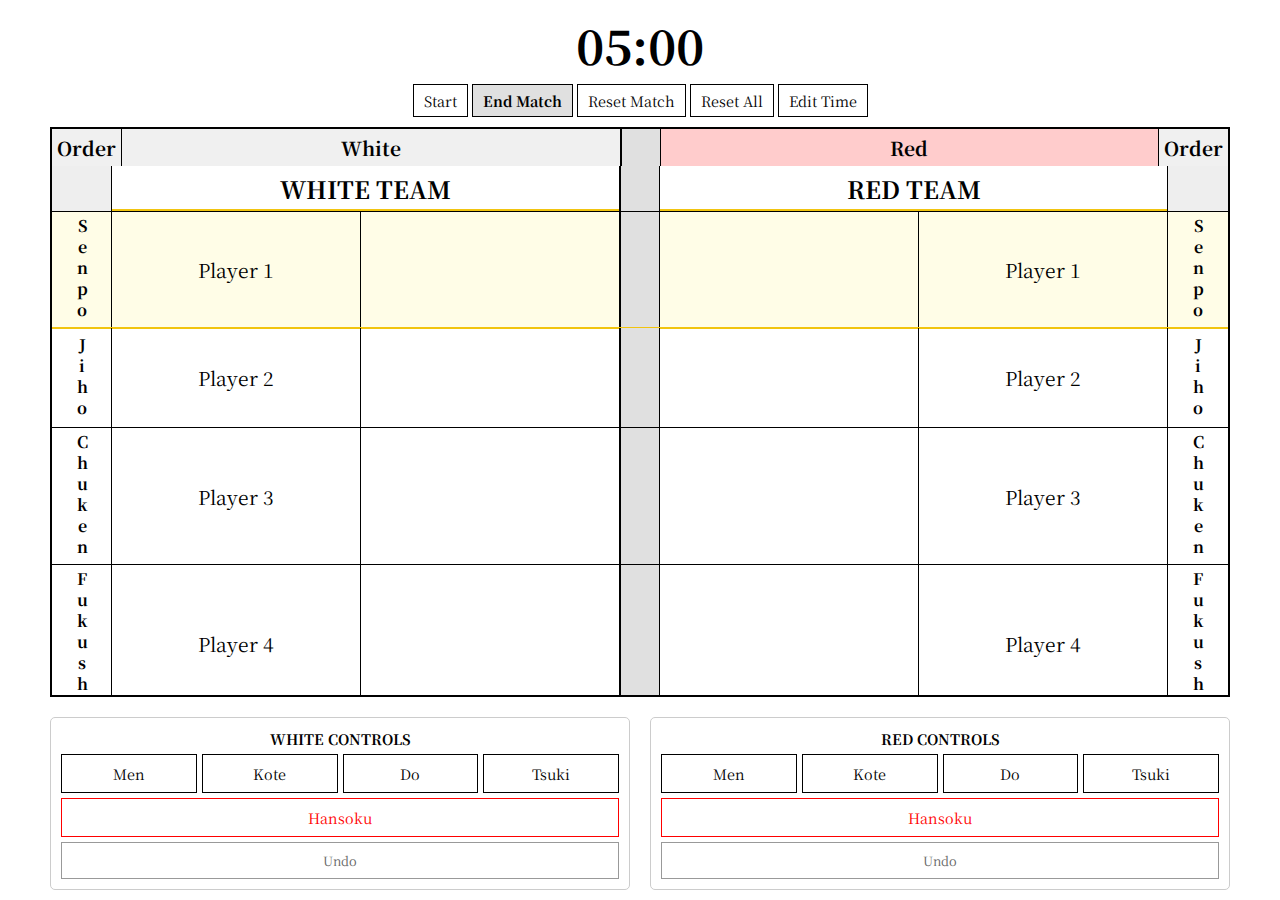
<file: index.html>
<!DOCTYPE html>
<html lang="en">

<head>
    <meta charset="UTF-8">
    <meta name="viewport" content="width=device-width, initial-scale=1.0">
    <title>Kendo Scoreboard - Team Match</title>
    <link rel="stylesheet" href="style.css">
    <link rel="preconnect" href="https://fonts.googleapis.com">
    <link rel="preconnect" href="https://fonts.gstatic.com" crossorigin>
    <link href="https://fonts.googleapis.com/css2?family=Noto+Serif+JP:wght@400;700&display=swap" rel="stylesheet">
</head>

<body>
    <div class="main-container">
        <!-- Timer Section -->
        <header class="timer-header">
            <div id="timer-display" class="timer">05:00</div>
            <div class="timer-controls">
                <button id="btn-start-stop">Start</button>
                <button id="btn-end-match">End Match</button>
                <button id="btn-reset">Reset Match</button>
                <button id="btn-reset-all">Reset All</button>
                <button id="btn-edit-time">Edit Time</button>
            </div>
        </header>

        <!-- Scoreboard Table -->
        <div class="scoreboard-table">
            <!-- Headers -->
            <div class="header-row">
                <div class="cell header-cell order-cell">Order</div>
                <div class="cell header-cell">White</div>
                <div class="cell header-cell result-header"></div> <!-- Central Divider/Result -->
                <div class="cell header-cell red-header">Red</div>
                <div class="cell header-cell order-cell">Order</div>
            </div>

            <!-- Team Names -->
            <div class="names-row">
                <div class="cell empty-cell"></div>
                <div class="cell name-cell">
                    <input type="text" value="WHITE TEAM" aria-label="White Team Name" class="team-input">
                </div>
                <div class="cell result-cell"></div>
                <div class="cell name-cell">
                    <input type="text" value="RED TEAM" aria-label="Red Team Name" class="team-input">
                </div>
                <div class="cell empty-cell"></div>
            </div>

            <!-- Rows Container (Populated by JS) -->
            <div id="rows-container">
                <!-- 5 Rows will be generated here -->
            </div>

            <!-- Summary Row -->
            <div class="summary-row">
                <div class="cell empty-cell">Result</div>
                <div class="cell summary-cell" id="white-summary">
                    Wins: 0 | Pts: 0
                </div>
                <div class="cell result-cell"></div>
                <div class="cell summary-cell" id="red-summary">
                    Wins: 0 | Pts: 0
                </div>
                <div class="cell empty-cell"></div>
            </div>
        </div>

        <!-- Controls -->
        <div class="controls-container">
            <!-- White Controls -->
            <div class="player-controls">
                <h3>White Controls</h3>
                <div class="btn-group">
                    <button class="btn-score" data-player="white" data-type="M">Men</button>
                    <button class="btn-score" data-player="white" data-type="K">Kote</button>
                    <button class="btn-score" data-player="white" data-type="D">Do</button>
                    <button class="btn-score" data-player="white" data-type="T">Tsuki</button>
                </div>
                <button class="btn-penalty" data-player="white">Hansoku</button>
                <button class="btn-undo" data-player="white" data-action="undo">Undo</button>
            </div>

            <!-- Red Controls -->
            <div class="player-controls">
                <h3>Red Controls</h3>
                <div class="btn-group">
                    <button class="btn-score" data-player="red" data-type="M">Men</button>
                    <button class="btn-score" data-player="red" data-type="K">Kote</button>
                    <button class="btn-score" data-player="red" data-type="D">Do</button>
                    <button class="btn-score" data-player="red" data-type="T">Tsuki</button>
                </div>
                <button class="btn-penalty" data-player="red">Hansoku</button>
                <button class="btn-undo" data-player="red" data-action="undo">Undo</button>
            </div>
        </div>
    </div>

    <!-- Settings / Modal for Time Edit -->
    <div id="time-modal" class="modal hidden">
        <div class="modal-content">
            <h2>Set Time</h2>
            <input type="number" id="input-minutes" min="0" max="60" value="5"> :
            <input type="number" id="input-seconds" min="0" max="59" value="00">
            <div class="modal-actions">
                <button id="btn-save-time">Save</button>
                <button id="btn-cancel-time">Cancel</button>
            </div>
        </div>
    </div>

    <script src="script.js"></script>
</body>

</html>
</file>
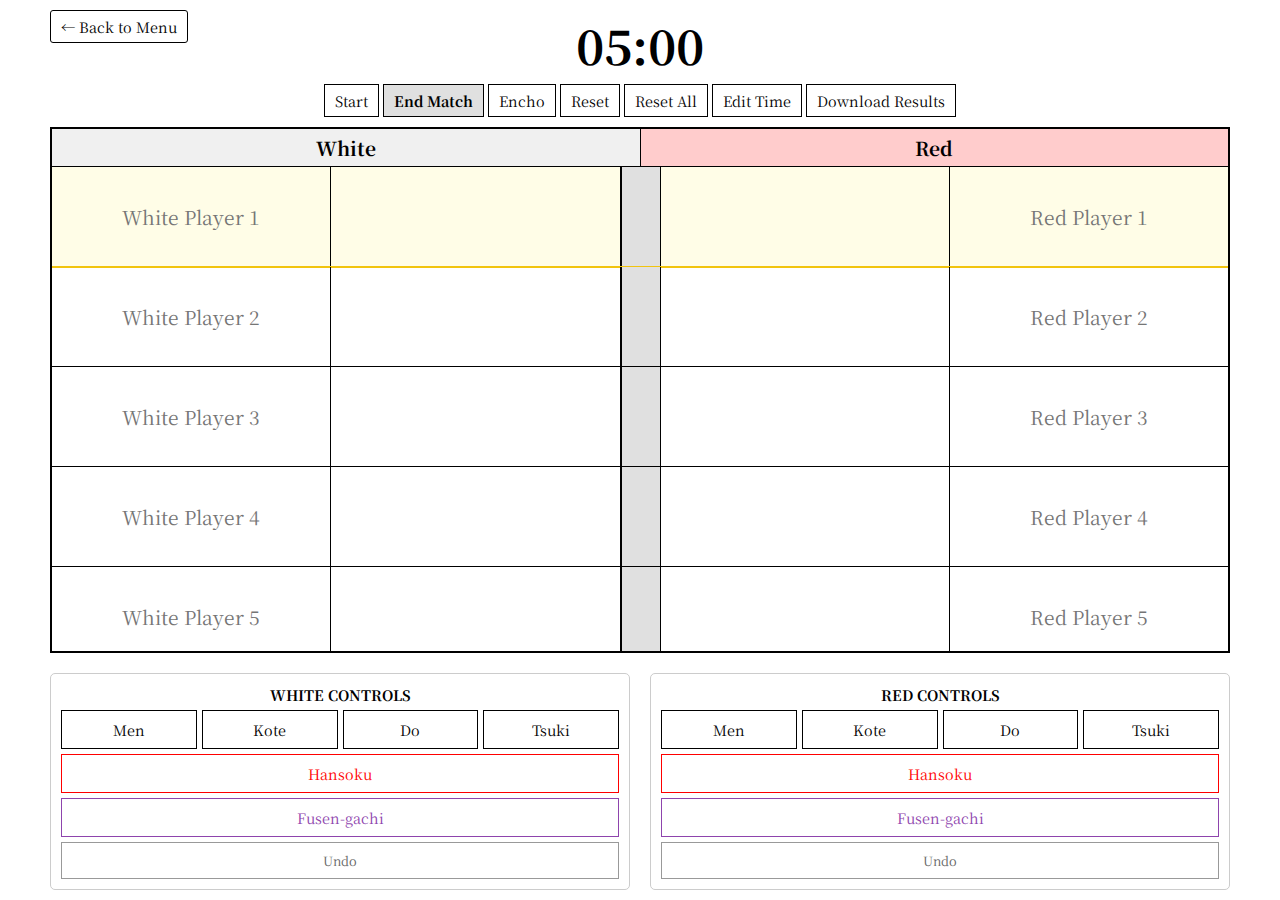
<file: individual-match.html>
<!DOCTYPE html>
<html lang="en">

<head>
    <meta charset="UTF-8">
    <meta name="viewport" content="width=device-width, initial-scale=1.0">
    <title>Kendo Scoreboard - Individual Match</title>
    <link rel="stylesheet" href="style.css">
    <link rel="preconnect" href="https://fonts.googleapis.com">
    <link rel="preconnect" href="https://fonts.gstatic.com" crossorigin>
    <link href="https://fonts.googleapis.com/css2?family=Noto+Serif+JP:wght@400;700&display=swap" rel="stylesheet">
</head>

<body>
    <div class="main-container">
        <!-- Timer Section -->
        <header class="timer-header">
            <a href="index.html" class="back-link">← Back to Menu</a>
            <div id="timer-display" class="timer">05:00</div>
            <div class="timer-controls">
                <button id="btn-start-stop">Start</button>
                <button id="btn-end-match">End Match</button>
                <button id="btn-encho">Encho</button>
                <button id="btn-reset">Reset</button>
                <button id="btn-reset-all">Reset All</button>
                <button id="btn-edit-time">Edit Time</button>
                <button id="btn-download">Download Results</button>
            </div>
        </header>

        <!-- Scoreboard Table -->
        <div class="scoreboard-table">
            <!-- Headers -->
            <div class="header-row">
                <div class="cell header-cell">White</div>
                <div class="cell header-cell red-header">Red</div>
            </div>

            <!-- Rows Container -->
            <div id="rows-container"></div>
        </div>

        <!-- Controls -->
        <div class="controls-container">
            <div class="player-controls">
                <h3>White Controls</h3>
                <div class="btn-group">
                    <button class="btn-score" data-player="white" data-type="M">Men</button>
                    <button class="btn-score" data-player="white" data-type="K">Kote</button>
                    <button class="btn-score" data-player="white" data-type="D">Do</button>
                    <button class="btn-score" data-player="white" data-type="T">Tsuki</button>
                </div>
                <button class="btn-penalty" data-player="white">Hansoku</button>
                <button class="btn-fusen" data-player="white">Fusen-gachi</button>
                <button class="btn-undo" data-player="white" data-action="undo">Undo</button>
            </div>

            <div class="player-controls">
                <h3>Red Controls</h3>
                <div class="btn-group">
                    <button class="btn-score" data-player="red" data-type="M">Men</button>
                    <button class="btn-score" data-player="red" data-type="K">Kote</button>
                    <button class="btn-score" data-player="red" data-type="D">Do</button>
                    <button class="btn-score" data-player="red" data-type="T">Tsuki</button>
                </div>
                <button class="btn-penalty" data-player="red">Hansoku</button>
                <button class="btn-fusen" data-player="red">Fusen-gachi</button>
                <button class="btn-undo" data-player="red" data-action="undo">Undo</button>
            </div>
        </div>
    </div>

    <!-- Modal -->
    <div id="time-modal" class="modal hidden">
        <div class="modal-content">
            <h2>Set Time</h2>
            <input type="number" id="input-minutes" min="0" max="60" value="5"> :
            <input type="number" id="input-seconds" min="0" max="59" value="00">
            <div class="modal-actions">
                <button id="btn-save-time">Save</button>
                <button id="btn-cancel-time">Cancel</button>
            </div>
        </div>
    </div>

    <script src="script-individual.js"></script>
</body>

</html>
</file>
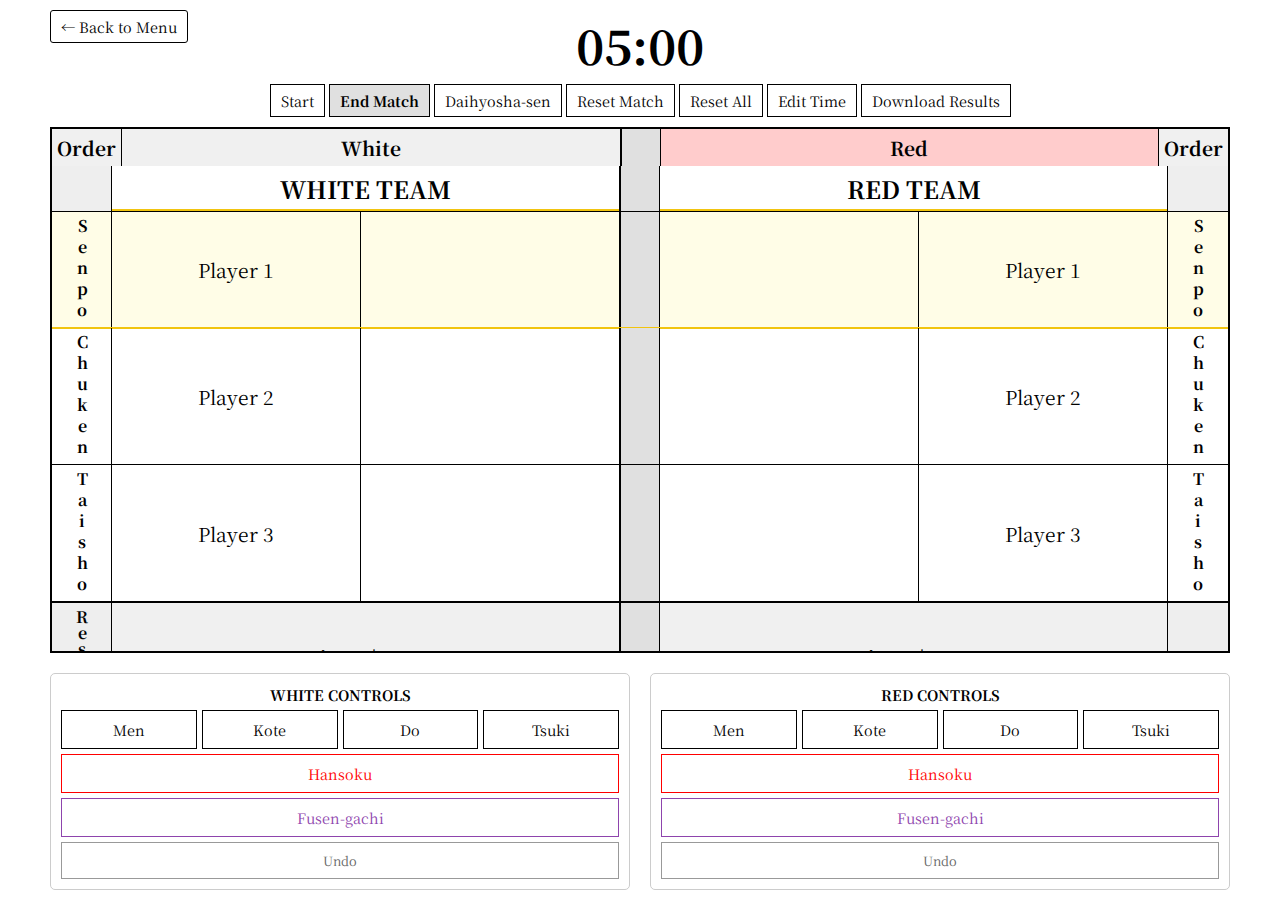
<file: team-match-3man.html>
<!DOCTYPE html>
<html lang="en">

<head>
    <meta charset="UTF-8">
    <meta name="viewport" content="width=device-width, initial-scale=1.0">
    <title>Kendo Scoreboard - 3-Man Team Match</title>
    <link rel="stylesheet" href="style.css">
    <link rel="preconnect" href="https://fonts.googleapis.com">
    <link rel="preconnect" href="https://fonts.gstatic.com" crossorigin>
    <link href="https://fonts.googleapis.com/css2?family=Noto+Serif+JP:wght@400;700&display=swap" rel="stylesheet">
</head>

<body>
    <div class="main-container">
        <!-- Timer Section -->
        <header class="timer-header">
            <a href="index.html" class="back-link">← Back to Menu</a>
            <div id="timer-display" class="timer">05:00</div>
            <div class="timer-controls">
                <button id="btn-start-stop">Start</button>
                <button id="btn-end-match">End Match</button>
                <button id="btn-daihyosha">Daihyosha-sen</button>
                <button id="btn-reset">Reset Match</button>
                <button id="btn-reset-all">Reset All</button>
                <button id="btn-edit-time">Edit Time</button>
                <button id="btn-download">Download Results</button>
            </div>
        </header>

        <!-- Scoreboard Table -->
        <div class="scoreboard-table">
            <!-- Headers -->
            <div class="header-row">
                <div class="cell header-cell order-cell">Order</div>
                <div class="cell header-cell">White</div>
                <div class="cell header-cell result-header"></div>
                <div class="cell header-cell red-header">Red</div>
                <div class="cell header-cell order-cell">Order</div>
            </div>

            <!-- Team Names -->
            <div class="names-row">
                <div class="cell empty-cell"></div>
                <div class="cell name-cell">
                    <input type="text" value="WHITE TEAM" aria-label="White Team Name" class="team-input">
                </div>
                <div class="cell result-cell"></div>
                <div class="cell name-cell">
                    <input type="text" value="RED TEAM" aria-label="Red Team Name" class="team-input">
                </div>
                <div class="cell empty-cell"></div>
            </div>

            <!-- Rows Container -->
            <div id="rows-container"></div>

            <!-- Summary Row -->
            <div class="summary-row">
                <div class="cell empty-cell">Result</div>
                <div class="cell summary-cell" id="white-summary">Wins: 0 | Pts: 0</div>
                <div class="cell result-cell"></div>
                <div class="cell summary-cell" id="red-summary">Wins: 0 | Pts: 0</div>
                <div class="cell empty-cell"></div>
            </div>

            <!-- Daihyosha-sen Row (Representative Match) -->
            <div class="match-row daihyosha-row hidden" id="daihyosha-row" data-index="rep">
                <div class="cell order-cell">Daihyosha</div>
                <div class="cell name-cell">
                    <input type="text" value="White Representative" class="name-input"
                        aria-label="White Player Representative">
                </div>
                <div class="cell score-cell" id="white-score-rep">
                    <div class="ippon-container" id="white-ippon-rep"></div>
                    <div class="hansoku-container" id="white-hansoku-rep"></div>
                </div>
                <div class="cell result-cell" id="result-cell-rep"></div>
                <div class="cell score-cell" id="red-score-rep">
                    <div class="ippon-container" id="red-ippon-rep"></div>
                    <div class="hansoku-container" id="red-hansoku-rep"></div>
                </div>
                <div class="cell name-cell">
                    <input type="text" value="Red Representative" class="name-input"
                        aria-label="Red Player Representative">
                </div>
                <div class="cell order-cell">Daihyosha</div>
            </div>

            <!-- Winner Announcement -->
            <div class="winner-row" id="winner-row">
                <div class="winner-announcement" id="winner-announcement"></div>
            </div>
        </div>

        <!-- Controls -->
        <div class="controls-container">
            <div class="player-controls">
                <h3>White Controls</h3>
                <div class="btn-group">
                    <button class="btn-score" data-player="white" data-type="M">Men</button>
                    <button class="btn-score" data-player="white" data-type="K">Kote</button>
                    <button class="btn-score" data-player="white" data-type="D">Do</button>
                    <button class="btn-score" data-player="white" data-type="T">Tsuki</button>
                </div>
                <button class="btn-penalty" data-player="white">Hansoku</button>
                <button class="btn-fusen" data-player="white">Fusen-gachi</button>
                <button class="btn-undo" data-player="white" data-action="undo">Undo</button>
            </div>

            <div class="player-controls">
                <h3>Red Controls</h3>
                <div class="btn-group">
                    <button class="btn-score" data-player="red" data-type="M">Men</button>
                    <button class="btn-score" data-player="red" data-type="K">Kote</button>
                    <button class="btn-score" data-player="red" data-type="D">Do</button>
                    <button class="btn-score" data-player="red" data-type="T">Tsuki</button>
                </div>
                <button class="btn-penalty" data-player="red">Hansoku</button>
                <button class="btn-fusen" data-player="red">Fusen-gachi</button>
                <button class="btn-undo" data-player="red" data-action="undo">Undo</button>
            </div>
        </div>
    </div>

    <!-- Modal -->
    <div id="time-modal" class="modal hidden">
        <div class="modal-content">
            <h2>Set Time</h2>
            <input type="number" id="input-minutes" min="0" max="60" value="5"> :
            <input type="number" id="input-seconds" min="0" max="59" value="00">
            <div class="modal-actions">
                <button id="btn-save-time">Save</button>
                <button id="btn-cancel-time">Cancel</button>
            </div>
        </div>
    </div>

    <script src="kendo-team-scoreboard.js"></script>
    <script>
    document.addEventListener('DOMContentLoaded', () => {
        window.scoreboard = new KendoScoreboard({
            positions: ['Senpo', 'Chuken', 'Taisho'],
            matchTypeLabel: '3-Man Team',
            csvPrefix: 'kendo-3man-match',
            storageKey: 'kendo-3man'
        });
    });
    </script>
</body>

</html>
</file>
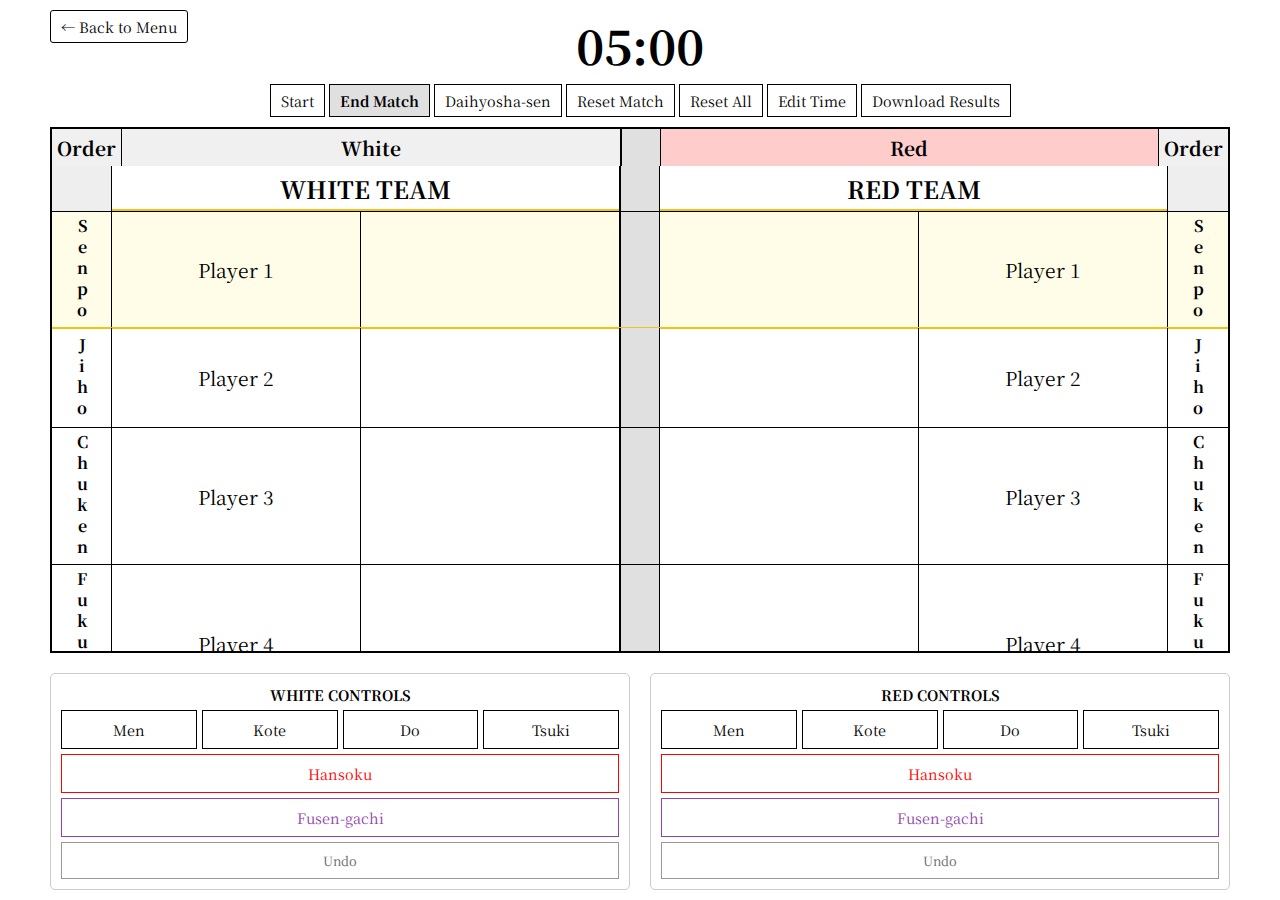
<file: team-match.html>
<!DOCTYPE html>
<html lang="en">

<head>
    <meta charset="UTF-8">
    <meta name="viewport" content="width=device-width, initial-scale=1.0">
    <title>Kendo Scoreboard - Team Match</title>
    <link rel="stylesheet" href="style.css">
    <link rel="preconnect" href="https://fonts.googleapis.com">
    <link rel="preconnect" href="https://fonts.gstatic.com" crossorigin>
    <link href="https://fonts.googleapis.com/css2?family=Noto+Serif+JP:wght@400;700&display=swap" rel="stylesheet">
</head>

<body>
    <div class="main-container">
        <!-- Timer Section -->
        <header class="timer-header">
            <a href="index.html" class="back-link">← Back to Menu</a>
            <div id="timer-display" class="timer">05:00</div>
            <div class="timer-controls">
                <button id="btn-start-stop">Start</button>
                <button id="btn-end-match">End Match</button>
                <button id="btn-daihyosha">Daihyosha-sen</button>
                <button id="btn-reset">Reset Match</button>
                <button id="btn-reset-all">Reset All</button>
                <button id="btn-edit-time">Edit Time</button>
                <button id="btn-download">Download Results</button>
            </div>
        </header>

        <!-- Scoreboard Table -->
        <div class="scoreboard-table">
            <!-- Headers -->
            <div class="header-row">
                <div class="cell header-cell order-cell">Order</div>
                <div class="cell header-cell">White</div>
                <div class="cell header-cell result-header"></div>
                <div class="cell header-cell red-header">Red</div>
                <div class="cell header-cell order-cell">Order</div>
            </div>

            <!-- Team Names -->
            <div class="names-row">
                <div class="cell empty-cell"></div>
                <div class="cell name-cell">
                    <input type="text" value="WHITE TEAM" aria-label="White Team Name" class="team-input">
                </div>
                <div class="cell result-cell"></div>
                <div class="cell name-cell">
                    <input type="text" value="RED TEAM" aria-label="Red Team Name" class="team-input">
                </div>
                <div class="cell empty-cell"></div>
            </div>

            <!-- Rows Container -->
            <div id="rows-container"></div>

            <!-- Summary Row -->
            <div class="summary-row">
                <div class="cell empty-cell">Result</div>
                <div class="cell summary-cell" id="white-summary">Wins: 0 | Pts: 0</div>
                <div class="cell result-cell"></div>
                <div class="cell summary-cell" id="red-summary">Wins: 0 | Pts: 0</div>
                <div class="cell empty-cell"></div>
            </div>

            <!-- Daihyosha-sen Row (Representative Match) -->
            <div class="match-row daihyosha-row hidden" id="daihyosha-row" data-index="rep">
                <div class="cell order-cell">Daihyosha</div>
                <div class="cell name-cell">
                    <input type="text" value="White Representative" class="name-input"
                        aria-label="White Player Representative">
                </div>
                <div class="cell score-cell" id="white-score-rep">
                    <div class="ippon-container" id="white-ippon-rep"></div>
                    <div class="hansoku-container" id="white-hansoku-rep"></div>
                </div>
                <div class="cell result-cell" id="result-cell-rep"></div>
                <div class="cell score-cell" id="red-score-rep">
                    <div class="ippon-container" id="red-ippon-rep"></div>
                    <div class="hansoku-container" id="red-hansoku-rep"></div>
                </div>
                <div class="cell name-cell">
                    <input type="text" value="Red Representative" class="name-input"
                        aria-label="Red Player Representative">
                </div>
                <div class="cell order-cell">Daihyosha</div>
            </div>

            <!-- Winner Announcement -->
            <div class="winner-row" id="winner-row">
                <div class="winner-announcement" id="winner-announcement"></div>
            </div>
        </div>

        <!-- Controls -->
        <div class="controls-container">
            <div class="player-controls">
                <h3>White Controls</h3>
                <div class="btn-group">
                    <button class="btn-score" data-player="white" data-type="M">Men</button>
                    <button class="btn-score" data-player="white" data-type="K">Kote</button>
                    <button class="btn-score" data-player="white" data-type="D">Do</button>
                    <button class="btn-score" data-player="white" data-type="T">Tsuki</button>
                </div>
                <button class="btn-penalty" data-player="white">Hansoku</button>
                <button class="btn-fusen" data-player="white">Fusen-gachi</button>
                <button class="btn-undo" data-player="white" data-action="undo">Undo</button>
            </div>

            <div class="player-controls">
                <h3>Red Controls</h3>
                <div class="btn-group">
                    <button class="btn-score" data-player="red" data-type="M">Men</button>
                    <button class="btn-score" data-player="red" data-type="K">Kote</button>
                    <button class="btn-score" data-player="red" data-type="D">Do</button>
                    <button class="btn-score" data-player="red" data-type="T">Tsuki</button>
                </div>
                <button class="btn-penalty" data-player="red">Hansoku</button>
                <button class="btn-fusen" data-player="red">Fusen-gachi</button>
                <button class="btn-undo" data-player="red" data-action="undo">Undo</button>
            </div>
        </div>
    </div>

    <!-- Modal -->
    <div id="time-modal" class="modal hidden">
        <div class="modal-content">
            <h2>Set Time</h2>
            <input type="number" id="input-minutes" min="0" max="60" value="5"> :
            <input type="number" id="input-seconds" min="0" max="59" value="00">
            <div class="modal-actions">
                <button id="btn-save-time">Save</button>
                <button id="btn-cancel-time">Cancel</button>
            </div>
        </div>
    </div>

    <script src="kendo-team-scoreboard.js"></script>
    <script>
    document.addEventListener('DOMContentLoaded', () => {
        window.scoreboard = new KendoScoreboard({
            positions: ['Senpo', 'Jiho', 'Chuken', 'Fukusho', 'Taisho'],
            matchTypeLabel: '5-Man Team',
            csvPrefix: 'kendo-match',
            storageKey: 'kendo-5man'
        });
    });
    </script>
</body>

</html>
</file>
<file: style.css>
:root {
    --bg-color: #ffffff;
    --text-color: #000000;
    --border-color: #000000;
    --red-color: #ff0000;
    --red-bg-highlight: #ffcccc;
    --active-row-bg: #fffde7;
    --active-row-border: #f1c40f;
    --font-main: 'Noto Serif JP', serif;
}

* {
    box-sizing: border-box;
    margin: 0;
    padding: 0;
}

body {
    font-family: var(--font-main);
    background-color: var(--bg-color);
    color: var(--text-color);
    height: 100vh;
    display: flex;
    justify-content: center;
    align-items: center;
}

.main-container {
    width: 100%;
    max-width: 1200px;
    padding: 10px;
    display: flex;
    flex-direction: column;
    gap: 10px;
    height: 100vh;
}

/* Timer */
.timer-header {
    text-align: center;
    flex-shrink: 0;
    position: relative;
}

.back-link {
    position: absolute;
    left: 0;
    top: 0;
    font-size: 0.9rem;
    color: var(--text-color);
    text-decoration: none;
    padding: 5px 10px;
    border: 1px solid var(--border-color);
    border-radius: 3px;
    transition: background 0.2s;
}

.back-link:hover {
    background: #f0f0f0;
}

.timer {
    font-size: 3rem;
    font-weight: bold;
    font-variant-numeric: tabular-nums;
    margin-bottom: 5px;
}

.timer-controls button {
    padding: 5px 10px;
    font-family: inherit;
    font-size: 0.9rem;
    background: white;
    border: 1px solid black;
    cursor: pointer;
}

.timer-controls button:hover {
    background: #f0f0f0;
}

#btn-end-match {
    background-color: #e0e0e0;
    font-weight: bold;
}

/* Scoreboard Table */
.scoreboard-table {
    display: flex;
    flex-direction: column;
    border: 2px solid black;
    flex: 1;
    overflow-y: auto;
}

.header-row,
.names-row,
.summary-row {
    display: flex;
    flex-shrink: 0;
}

.match-row {
    display: flex;
    flex: 1;
    min-height: 100px;
    border-top: 1px solid black;
    cursor: pointer;
    transition: background 0.2s;
}

.match-row:hover {
    background-color: #f9f9f9;
}

.match-row.active {
    background-color: var(--active-row-bg);
    outline: 2px solid var(--active-row-border);
    z-index: 1;
}

.cell {
    flex: 1;
    border-right: 1px solid black;
    display: flex;
    justify-content: center;
    align-items: center;
    padding: 5px;
    position: relative;
}

.cell:last-child {
    border-right: none;
}

.order-cell {
    flex: 0 0 60px;
    font-weight: bold;
    writing-mode: vertical-rl;
    text-orientation: upright;
    letter-spacing: 5px;
}

.header-cell {
    font-weight: bold;
    font-size: 1.2rem;
    background-color: #f0f0f0;
    padding: 5px;
    writing-mode: horizontal-tb;
    letter-spacing: normal;
}

.red-header {
    background-color: var(--red-bg-highlight);
}

.result-header,
.result-cell {
    flex: 0 0 40px;
    background-color: #e0e0e0;
    border-left: 1px solid black;
    border-right: 1px solid black;
}

.empty-cell {
    flex: 0 0 60px;
    background: #eee;
    font-weight: bold;
    writing-mode: vertical-rl;
    text-orientation: upright;
}

.name-cell {
    padding: 0;
}

.team-input {
    font-size: 1.5rem;
    font-weight: bold;
    background: #f9f9f9;
}

.name-input,
.team-input {
    width: 100%;
    height: 100%;
    border: none;
    text-align: center;
    font-family: inherit;
    padding: 5px;
    outline: none;
    background: transparent;
}

.name-input {
    font-size: 1.2rem;
}

.score-cell {
    flex-direction: column;
    justify-content: space-between;
    align-items: center;
}

/* Marks */
.ippon-container {
    display: flex;
    gap: 5px;
    margin-top: 10px;
    flex: 1;
    align-items: center;
}

.mark-ippon {
    width: 40px;
    height: 40px;
    border: 2px solid black;
    border-radius: 50%;
    display: flex;
    justify-content: center;
    align-items: center;
    font-size: 1.5rem;
    font-weight: bold;
    line-height: 1;
}

.mark-ippon-gachi {
    width: 40px;
    height: 40px;
    border: 2px solid black;
    display: flex;
    justify-content: center;
    align-items: center;
    font-size: 1.5rem;
    font-weight: bold;
}

.mark-hikiwaki {
    font-size: 2rem;
    font-weight: bold;
    color: black;
}

.hansoku-container {
    display: flex;
    gap: 2px;
    margin-bottom: 5px;
    height: 20px;
}

.mark-hansoku {
    color: var(--red-color);
    font-size: 1.5rem;
}

/* Summary Row */
.summary-row {
    border-top: 2px solid black;
    background-color: #f0f0f0;
    font-weight: bold;
}

.summary-cell {
    font-size: 1.1rem;
}

/* Winner Row */
.winner-row {
    border-top: 2px solid black;
    background-color: #fffde7;
    min-height: 60px;
    display: flex;
    align-items: center;
    justify-content: center;
}

.winner-announcement {
    font-size: 1.8rem;
    font-weight: bold;
    text-align: center;
    padding: 15px;
}

/* Controls */
.controls-container {
    display: flex;
    gap: 20px;
    justify-content: center;
    flex-shrink: 0;
    padding-top: 10px;
}

.player-controls {
    flex: 1;
    border: 1px solid #ccc;
    padding: 10px;
    border-radius: 5px;
    text-align: center;
}

.player-controls h3 {
    margin-bottom: 5px;
    font-size: 0.9rem;
    text-transform: uppercase;
}

.btn-group {
    display: grid;
    grid-template-columns: repeat(4, 1fr);
    gap: 5px;
    margin-bottom: 5px;
}

button.btn-score,
button.btn-penalty,
button.btn-undo,
button.btn-fusen {
    padding: 8px;
    font-family: inherit;
    font-size: 0.9rem;
    background: white;
    border: 1px solid black;
    cursor: pointer;
}

button.btn-score:hover,
button.btn-penalty:hover,
button.btn-undo:hover,
button.btn-fusen:hover {
    background: #eee;
}

button.btn-penalty {
    width: 100%;
    margin-bottom: 5px;
    color: red;
    border-color: red;
}

button.btn-undo {
    width: 100%;
    font-size: 0.8rem;
    color: #666;
    border-color: #999;
}

button.btn-fusen {
    width: 100%;
    margin-bottom: 5px;
    color: #8e44ad;
    /* A purple shade for distinction */
    border-color: #8e44ad;
}

button.btn-fusen:hover {
    background: #f3e5f5;
}

/* Modal */
.modal {
    position: fixed;
    top: 0;
    left: 0;
    width: 100%;
    height: 100%;
    background: rgba(0, 0, 0, 0.5);
    display: flex;
    justify-content: center;
    align-items: center;
    z-index: 100;
}

.modal.hidden {
    display: none;
}

.modal-content {
    background: white;
    padding: 30px;
    border: 2px solid black;
    text-align: center;
}

.modal-content input {
    font-size: 2rem;
    width: 80px;
    padding: 5px;
    text-align: center;
    font-family: inherit;
}

.modal-actions {
    margin-top: 20px;
    display: flex;
    justify-content: center;
    gap: 10px;
}

.modal-actions button {
    padding: 5px 20px;
    font-size: 1rem;
    background: white;
    border: 1px solid black;
    cursor: pointer;
}

/* Encho Mark */
.mark-encho {
    font-size: 2rem;
    font-weight: bold;
    color: black;
}

/* Daihyosha-sen Row */
.daihyosha-row.hidden {
    display: none;
}
</file>
